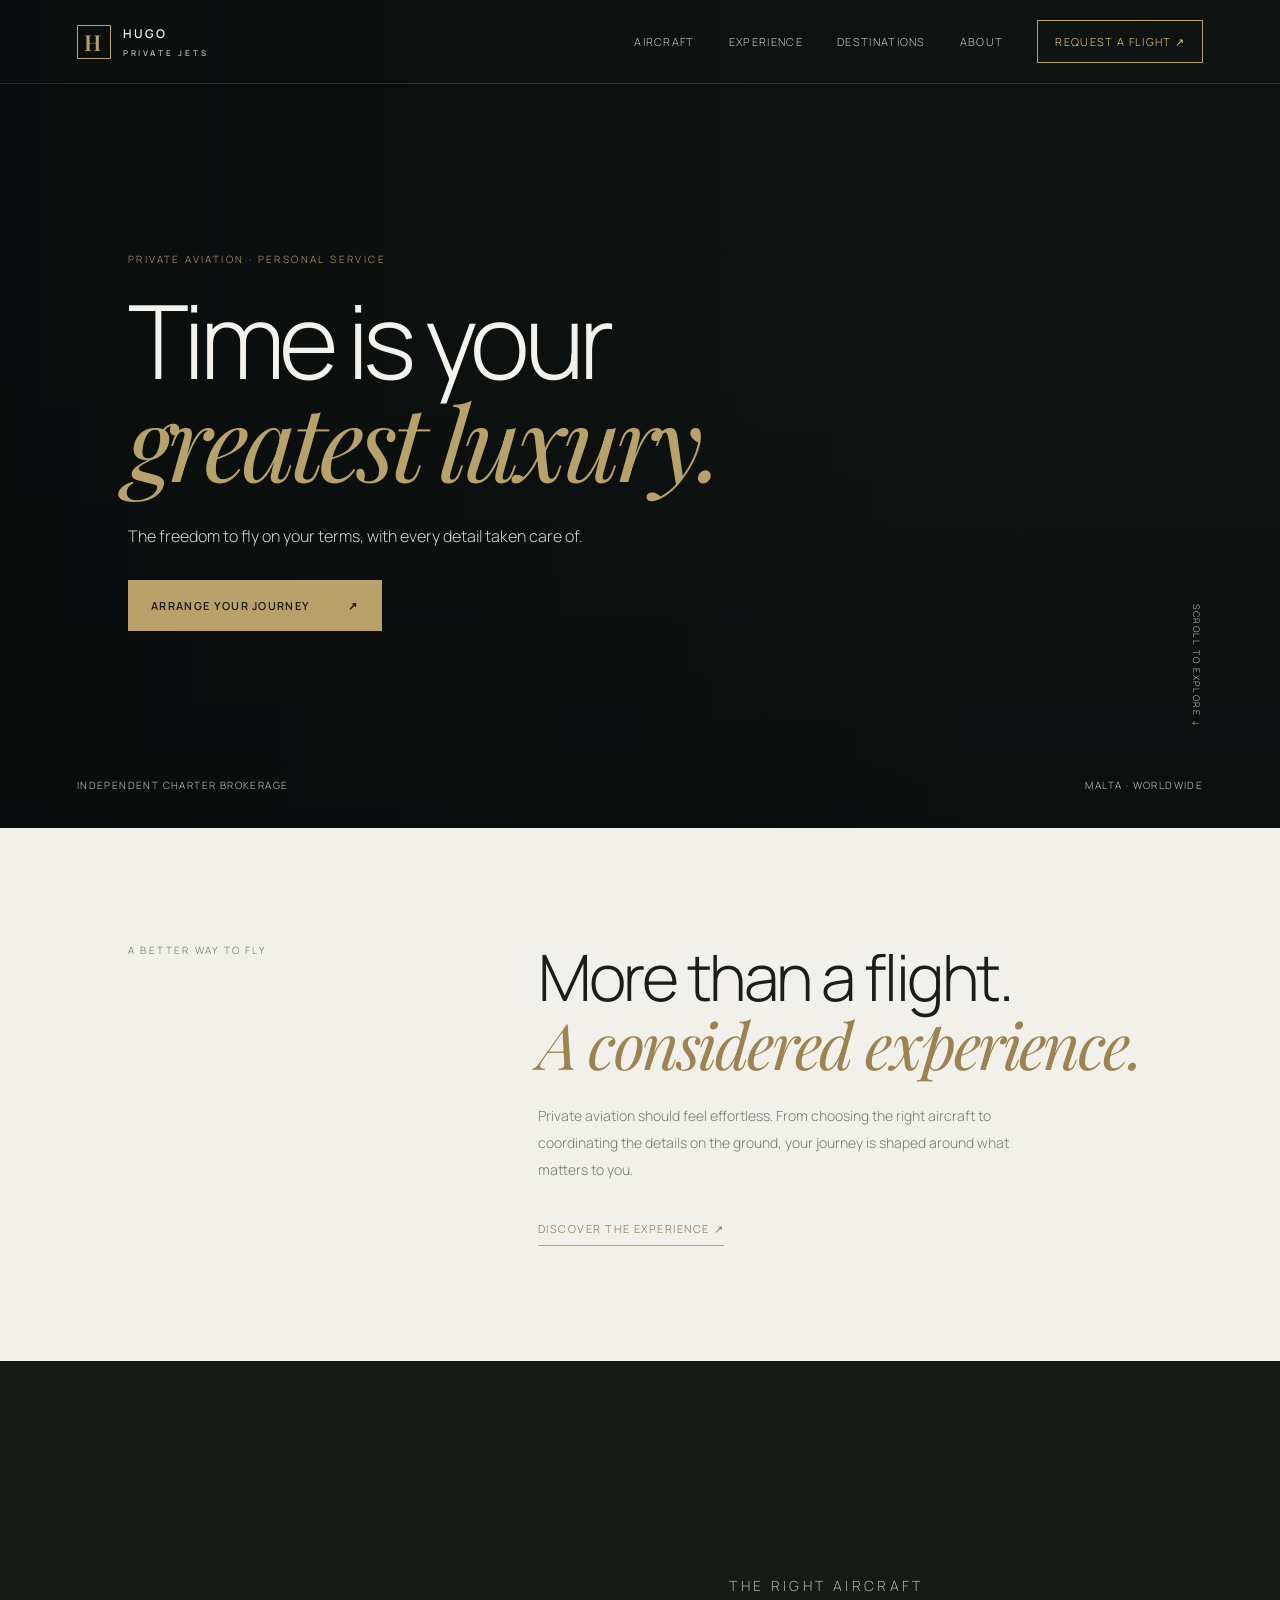
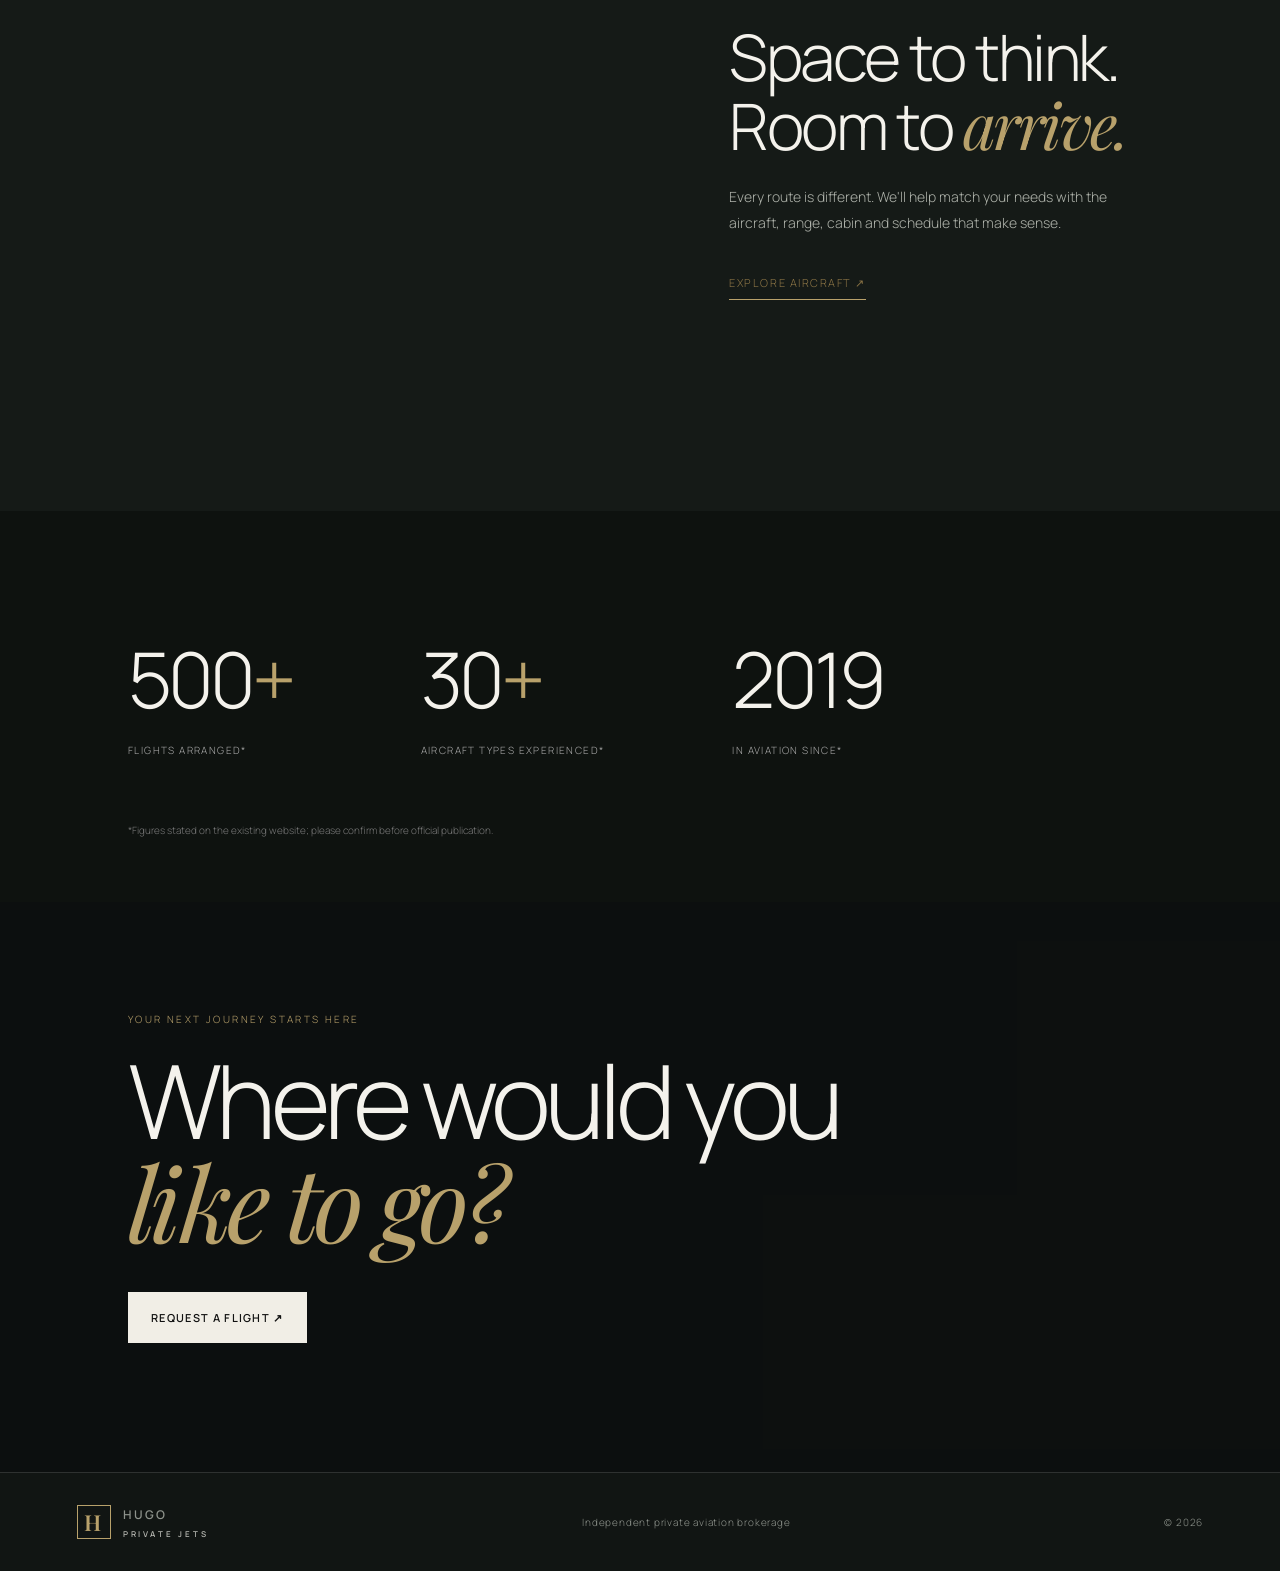
<file: index.html>
<!doctype html><html lang="en"><head><meta charset="utf-8"><meta name="viewport" content="width=device-width,initial-scale=1"><meta name="description" content="Personal private jet charter, arranged with experience and discretion."><title>Hugo Private Jets — Fly beyond ordinary</title><link rel="preconnect" href="https://images.unsplash.com"><link rel="stylesheet" href="styles.css"></head><body><div class="loader"><span>HPJ</span></div><header class="nav"><a class="brand" href="index.html"><span class="monogram">H</span><span>HUGO <small>PRIVATE JETS</small></span></a><button class="menu" aria-label="Open menu">☰</button><nav><a href="aircraft.html">Aircraft</a><a href="experience.html">Experience</a><a href="destinations.html">Destinations</a><a href="about.html">About</a><a class="nav-cta" href="request.html">Request a flight <span>↗</span></a></nav></header><main><section class="hero"><div class="hero-photo" style="background-image:url('https://images.unsplash.com/photo-1540962351504-03099e0a754b?auto=format&fit=crop&w=2200&q=88')"></div><div class="hero-content"><p class="eyebrow reveal">PRIVATE AVIATION · PERSONAL SERVICE</p><h1 class="reveal">Time is your<br><em>greatest luxury.</em></h1><p class="hero-sub reveal">The freedom to fly on your terms, with every detail taken care of.</p><a class="button reveal" href="request.html">Arrange your journey <span>↗</span></a></div><div class="hero-foot"><span>Independent charter brokerage</span><span>Malta · Worldwide</span></div><div class="scroll-mark">SCROLL TO EXPLORE ↓</div></section><section class="intro section"><div class="intro-label reveal">A BETTER WAY TO FLY</div><div class="intro-copy reveal"><h2>More than a flight.<br><em>A considered experience.</em></h2><p>Private aviation should feel effortless. From choosing the right aircraft to coordinating the details on the ground, your journey is shaped around what matters to you.</p><a class="text-link" href="experience.html">Discover the experience ↗</a></div></section><section class="split section"><div class="split-image reveal" style="background-image:url('https://images.unsplash.com/photo-1436491865332-7a61a109cc05?auto=format&fit=crop&w=1400&q=85')"></div><div class="split-text reveal"><p class="eyebrow">THE RIGHT AIRCRAFT</p><h2>Space to think.<br>Room to <em>arrive.</em></h2><p>Every route is different. We'll help match your needs with the aircraft, range, cabin and schedule that make sense.</p><a class="text-link" href="aircraft.html">Explore aircraft ↗</a></div></section><section class="stats section"><div class="stat reveal"><strong>500<span>+</span></strong><small>Flights arranged*</small></div><div class="stat reveal"><strong>30<span>+</span></strong><small>Aircraft types experienced*</small></div><div class="stat reveal"><strong>2019</strong><small>In aviation since*</small></div><p class="stat-note">*Figures stated on the existing website; please confirm before official publication.</p></section><section class="closing"><div class="closing-bg" style="background-image:url('https://images.unsplash.com/photo-1474302770737-173eead1f7d6?auto=format&fit=crop&w=1800&q=85')"></div><div class="closing-content reveal"><p class="eyebrow">YOUR NEXT JOURNEY STARTS HERE</p><h2>Where would you<br><em>like to go?</em></h2><a class="button button-light" href="request.html">Request a flight ↗</a></div></section></main><footer class="footer"><a class="brand" href="index.html"><span class="monogram">H</span><span>HUGO <small>PRIVATE JETS</small></span></a><span>Independent private aviation brokerage</span><span>© <span id="year"></span></span></footer><script src="script.js"></script></body></html>
</file>
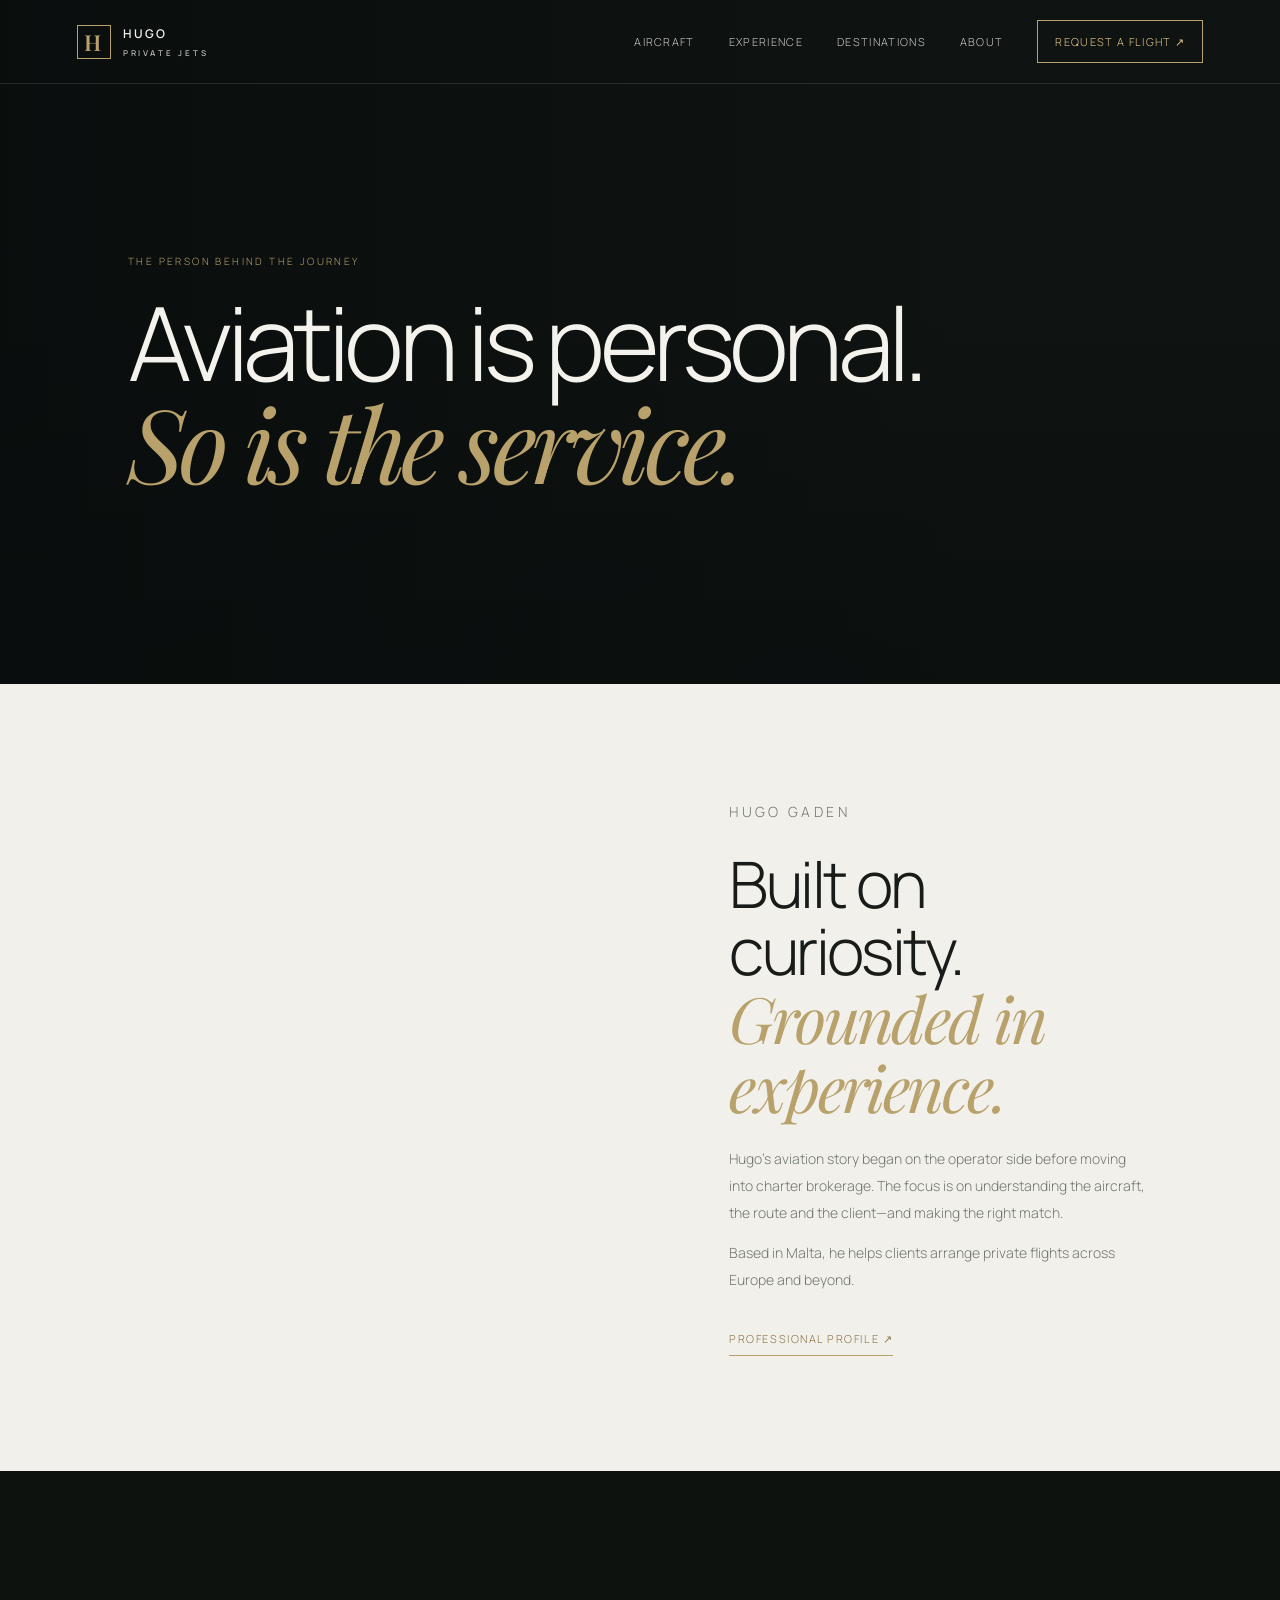
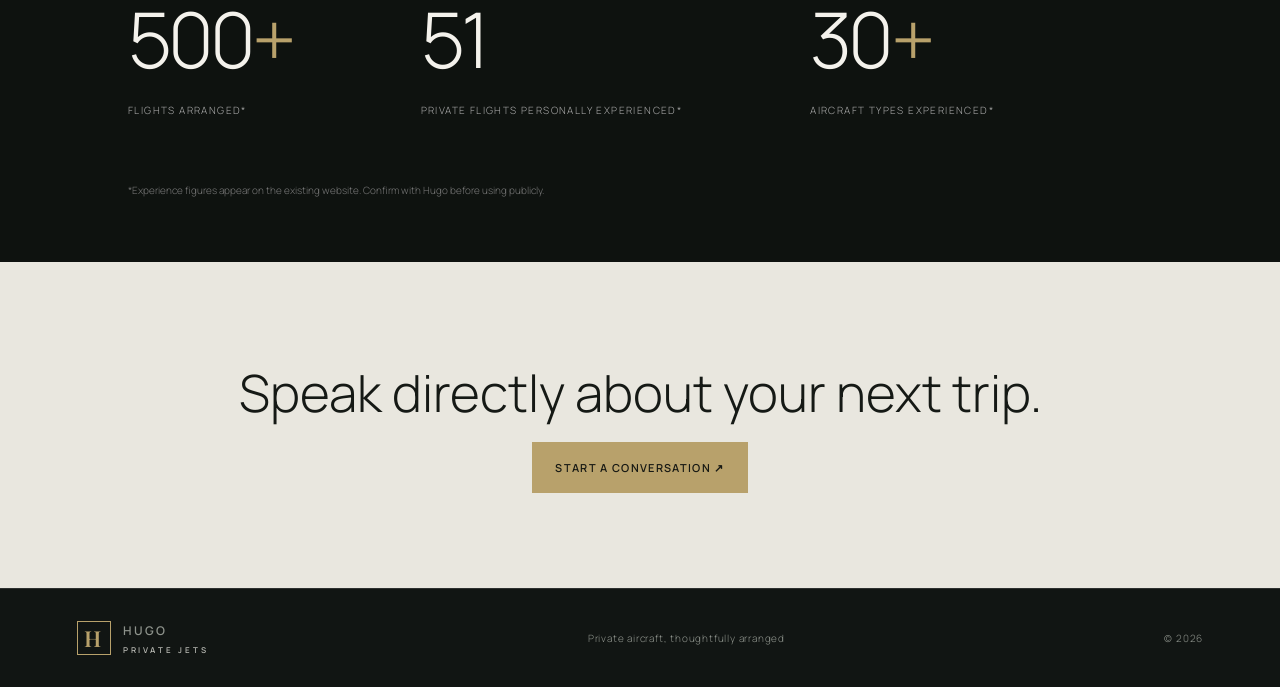
<file: about.html>
<!doctype html><html lang="en"><head><meta charset="utf-8"><meta name="viewport" content="width=device-width,initial-scale=1"><title>About Hugo — Hugo Private Jets</title><link rel="stylesheet" href="styles.css"></head><body><header class="nav"><a class="brand" href="index.html"><span class="monogram">H</span><span>HUGO <small>PRIVATE JETS</small></span></a><button class="menu" aria-label="Open menu">☰</button><nav><a href="aircraft.html">Aircraft</a><a href="experience.html">Experience</a><a href="destinations.html">Destinations</a><a href="about.html">About</a><a class="nav-cta" href="request.html">Request a flight ↗</a></nav></header><main><section class="page-hero" style="background-image:url('https://images.unsplash.com/photo-1558618666-fcd25c85cd64?auto=format&fit=crop&w=1800&q=85')"><p class="eyebrow reveal">THE PERSON BEHIND THE JOURNEY</p><h1 class="reveal">Aviation is personal.<br><em>So is the service.</em></h1></section><section class="split section about-split"><div class="split-image reveal" style="background-image:url('https://images.unsplash.com/photo-1436491865332-7a61a109cc05?auto=format&fit=crop&w=1400&q=85')"></div><div class="split-text reveal"><p class="eyebrow">HUGO GADEN</p><h2>Built on curiosity.<br><em>Grounded in experience.</em></h2><p>Hugo's aviation story began on the operator side before moving into charter brokerage. The focus is on understanding the aircraft, the route and the client—and making the right match.</p><p>Based in Malta, he helps clients arrange private flights across Europe and beyond.</p><a class="text-link" href="https://mt.linkedin.com/in/hugo-gaden-140760" target="_blank" rel="noopener">Professional profile ↗</a></div></section><section class="stats section"><div class="stat reveal"><strong>500<span>+</span></strong><small>Flights arranged*</small></div><div class="stat reveal"><strong>51</strong><small>Private flights personally experienced*</small></div><div class="stat reveal"><strong>30<span>+</span></strong><small>Aircraft types experienced*</small></div><p class="stat-note">*Experience figures appear on the existing website. Confirm with Hugo before using publicly.</p></section><section class="bottom-cta"><h2>Speak directly about your next trip.</h2><a class="button" href="request.html">Start a conversation ↗</a></section></main><footer class="footer"><a class="brand" href="index.html"><span class="monogram">H</span><span>HUGO <small>PRIVATE JETS</small></span></a><span>Private aircraft, thoughtfully arranged</span><span>© <span id="year"></span></span></footer><script src="script.js"></script></body></html>
</file>
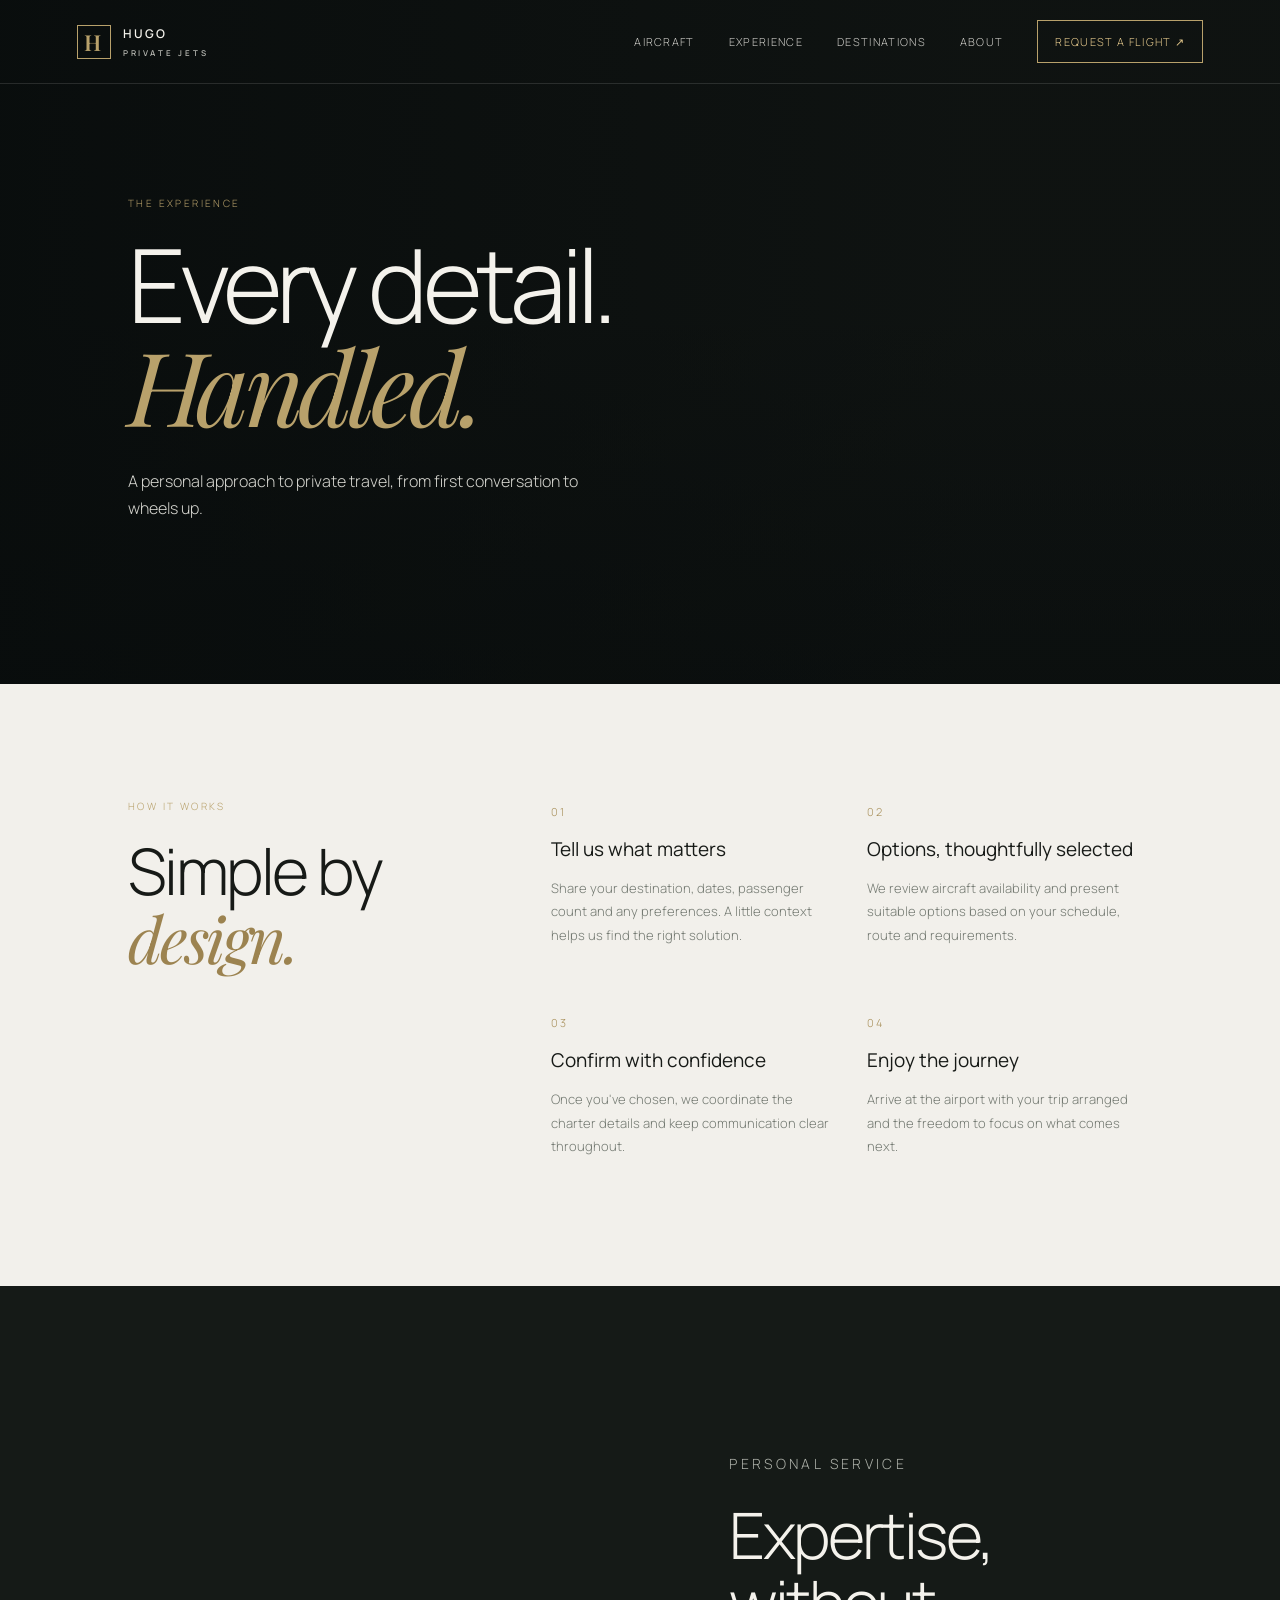
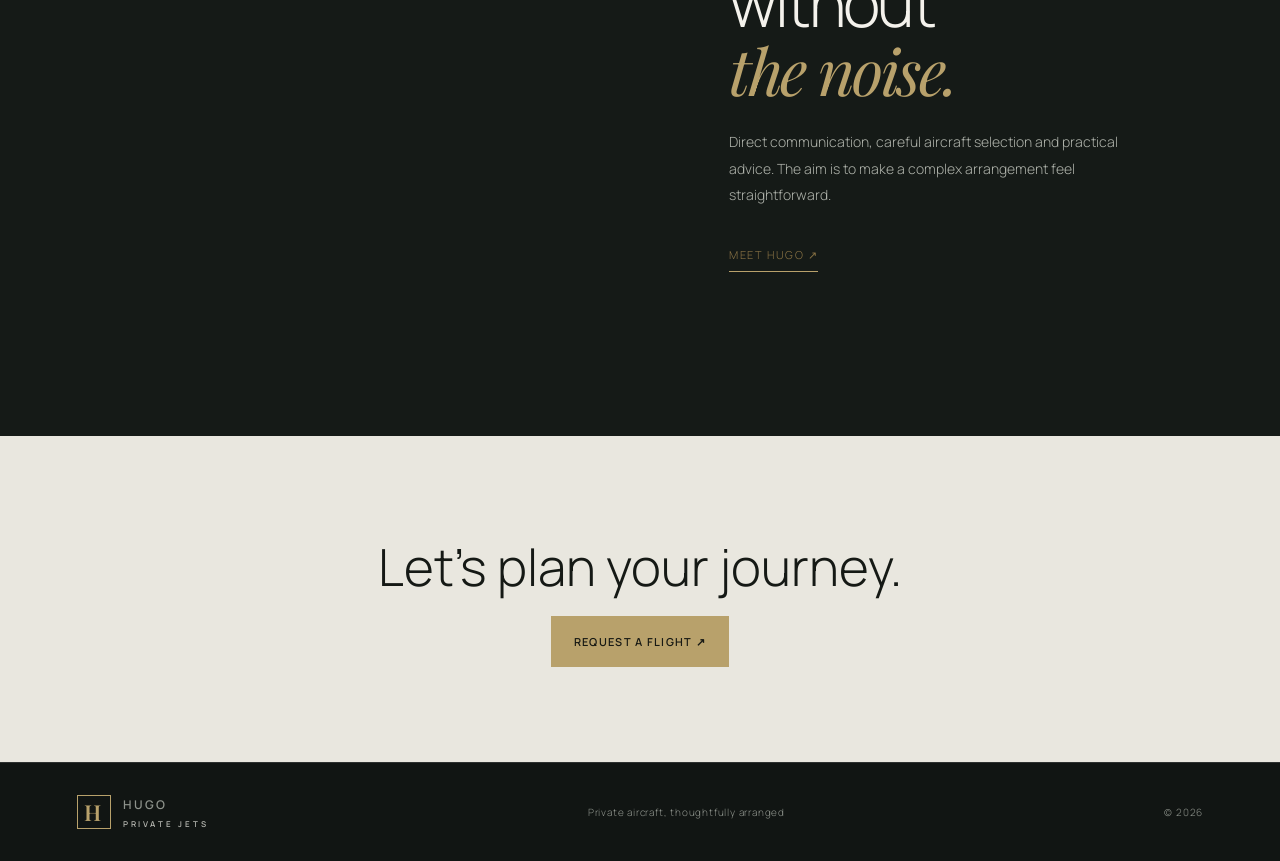
<file: experience.html>
<!doctype html><html lang="en"><head><meta charset="utf-8"><meta name="viewport" content="width=device-width,initial-scale=1"><title>The Experience — Hugo Private Jets</title><link rel="stylesheet" href="styles.css"></head><body><header class="nav"><a class="brand" href="index.html"><span class="monogram">H</span><span>HUGO <small>PRIVATE JETS</small></span></a><button class="menu" aria-label="Open menu">☰</button><nav><a href="aircraft.html">Aircraft</a><a href="experience.html">Experience</a><a href="destinations.html">Destinations</a><a href="about.html">About</a><a class="nav-cta" href="request.html">Request a flight ↗</a></nav></header><main><section class="page-hero" style="background-image:url('https://images.unsplash.com/photo-1519681393784-d120267933ba?auto=format&fit=crop&w=1800&q=85')"><p class="eyebrow reveal">THE EXPERIENCE</p><h1 class="reveal">Every detail.<br><em>Handled.</em></h1><p class="reveal">A personal approach to private travel, from first conversation to wheels up.</p></section><section class="process section"><div class="process-intro reveal"><p class="eyebrow">HOW IT WORKS</p><h2>Simple by<br><em>design.</em></h2></div><div class="steps"><article class="step reveal"><span>01</span><h3>Tell us what matters</h3><p>Share your destination, dates, passenger count and any preferences. A little context helps us find the right solution.</p></article><article class="step reveal"><span>02</span><h3>Options, thoughtfully selected</h3><p>We review aircraft availability and present suitable options based on your schedule, route and requirements.</p></article><article class="step reveal"><span>03</span><h3>Confirm with confidence</h3><p>Once you've chosen, we coordinate the charter details and keep communication clear throughout.</p></article><article class="step reveal"><span>04</span><h3>Enjoy the journey</h3><p>Arrive at the airport with your trip arranged and the freedom to focus on what comes next.</p></article></div></section><section class="split section"><div class="split-image reveal" style="background-image:url('https://images.unsplash.com/photo-1474302770737-173eead1f7d6?auto=format&fit=crop&w=1400&q=85')"></div><div class="split-text reveal"><p class="eyebrow">PERSONAL SERVICE</p><h2>Expertise, without<br><em>the noise.</em></h2><p>Direct communication, careful aircraft selection and practical advice. The aim is to make a complex arrangement feel straightforward.</p><a class="text-link" href="about.html">Meet Hugo ↗</a></div></section><section class="bottom-cta"><h2>Let's plan your journey.</h2><a class="button" href="request.html">Request a flight ↗</a></section></main><footer class="footer"><a class="brand" href="index.html"><span class="monogram">H</span><span>HUGO <small>PRIVATE JETS</small></span></a><span>Private aircraft, thoughtfully arranged</span><span>© <span id="year"></span></span></footer><script src="script.js"></script></body></html>
</file>
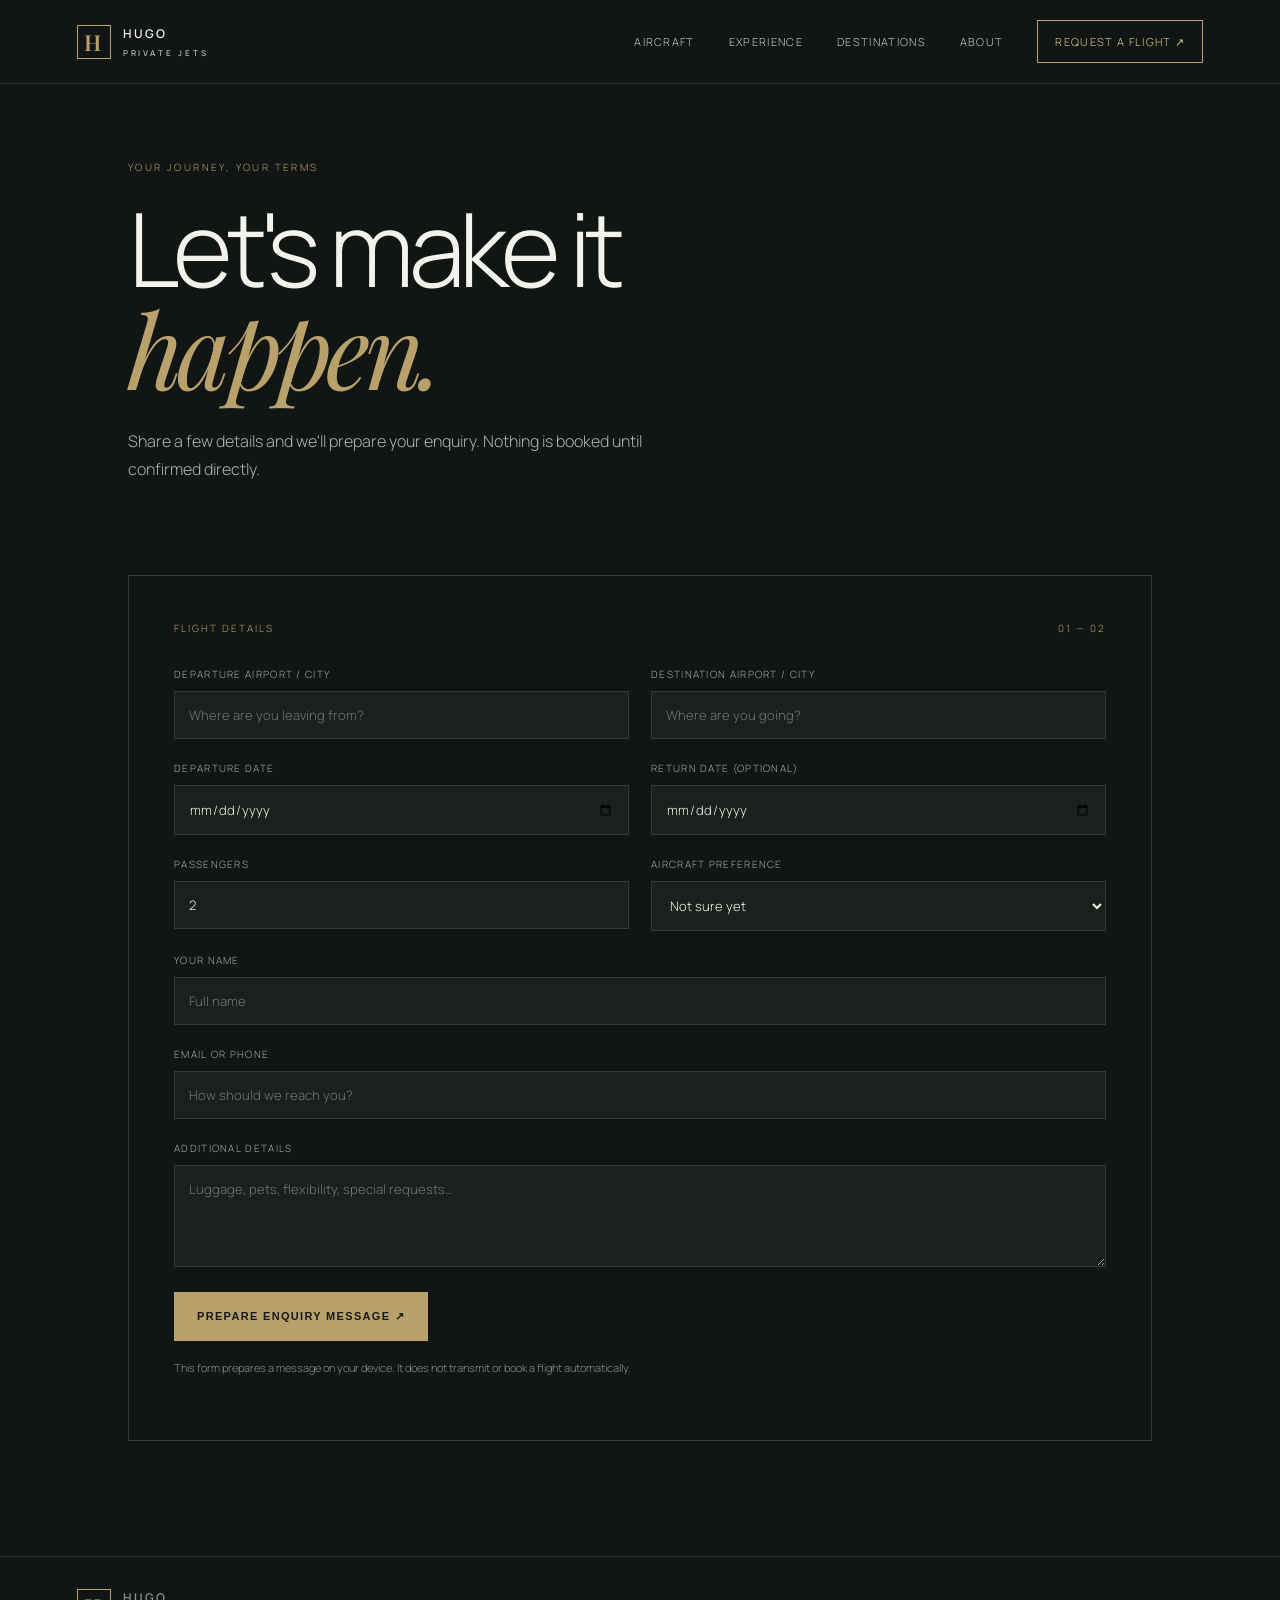
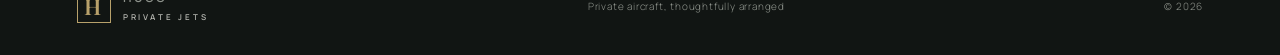
<file: request.html>
<!doctype html><html lang="en"><head><meta charset="utf-8"><meta name="viewport" content="width=device-width,initial-scale=1"><title>Request a Flight — Hugo Private Jets</title><link rel="stylesheet" href="styles.css"></head><body><header class="nav"><a class="brand" href="index.html"><span class="monogram">H</span><span>HUGO <small>PRIVATE JETS</small></span></a><button class="menu" aria-label="Open menu">☰</button><nav><a href="aircraft.html">Aircraft</a><a href="experience.html">Experience</a><a href="destinations.html">Destinations</a><a href="about.html">About</a><a class="nav-cta" href="request.html">Request a flight ↗</a></nav></header><main><section class="request-head section"><p class="eyebrow reveal">YOUR JOURNEY, YOUR TERMS</p><h1 class="reveal">Let's make it<br><em>happen.</em></h1><p class="reveal">Share a few details and we'll prepare your enquiry. Nothing is booked until confirmed directly.</p></section><section class="form-section section"><form id="flight-form" class="flight-form reveal"><div class="form-title"><span>FLIGHT DETAILS</span><span>01 — 02</span></div><div class="form-grid"><label>Departure airport / city<input required name="from" placeholder="Where are you leaving from?"></label><label>Destination airport / city<input required name="to" placeholder="Where are you going?"></label><label>Departure date<input required name="date" type="date"></label><label>Return date (optional)<input name="return" type="date"></label><label>Passengers<input required name="passengers" type="number" min="1" max="100" value="2"></label><label>Aircraft preference<select name="aircraft"><option>Not sure yet</option><option>Light jet</option><option>Midsize jet</option><option>Heavy jet</option><option>Ultra-long range</option><option>VIP airliner</option></select></label><label class="wide">Your name<input required name="name" autocomplete="name" placeholder="Full name"></label><label class="wide">Email or phone<input required name="contact" placeholder="How should we reach you?"></label><label class="wide">Additional details<textarea name="notes" rows="4" placeholder="Luggage, pets, flexibility, special requests…"></textarea></label></div><button class="button" type="submit">Prepare enquiry message ↗</button><p class="form-note">This form prepares a message on your device. It does not transmit or book a flight automatically.</p><div id="form-result" class="form-result" aria-live="polite"></div></form></section></main><footer class="footer"><a class="brand" href="index.html"><span class="monogram">H</span><span>HUGO <small>PRIVATE JETS</small></span></a><span>Private aircraft, thoughtfully arranged</span><span>© <span id="year"></span></span></footer><script src="script.js"></script></body></html>
</file>
<file: styles.css>
@import url('https://fonts.googleapis.com/css2?family=DM+Sans:wght@400;500;600&family=Manrope:wght@300;400;500;600;700&family=Playfair+Display:ital,wght@0,400;0,500;1,400;1,500&display=swap');:root{--ink:#111513;--gold:#b8a16b;--paper:#f2f0eb;--muted:#a9aaa5;--line:rgba(255,255,255,.18)}*{box-sizing:border-box}html{scroll-behavior:smooth}body{margin:0;background:var(--ink);color:#f4f2ec;font-family:'Manrope',sans-serif;font-weight:300}a{color:inherit;text-decoration:none}.nav{height:84px;position:absolute;top:0;left:0;right:0;z-index:20;display:flex;align-items:center;justify-content:space-between;padding:0 6vw;border-bottom:1px solid rgba(255,255,255,.12)}.brand{display:flex;align-items:center;gap:12px;letter-spacing:.16em;font-size:12px;font-weight:600}.brand small{display:block;font-size:8px;letter-spacing:.35em;color:#b7b8b2;margin-top:5px}.monogram{width:34px;height:34px;border:1px solid var(--gold);color:var(--gold);display:grid;place-items:center;font-family:'Playfair Display';font-size:22px}.nav nav{display:flex;align-items:center;gap:34px;font-size:11px;letter-spacing:.12em;text-transform:uppercase}.nav nav a{opacity:.82;transition:.25s}.nav nav a:hover{opacity:1;color:var(--gold)}.nav-cta{border:1px solid var(--gold);padding:13px 17px;color:#e3c78b!important;opacity:1!important}.menu{display:none;background:none;border:0;color:white;font-size:22px}.hero,.page-hero{position:relative;min-height:92vh;display:flex;flex-direction:column;justify-content:center;padding:145px 10vw 90px;overflow:hidden}.hero-photo,.closing-bg{position:absolute;inset:0;background-size:cover;background-position:center;transform:scale(1.04);animation:slowzoom 18s ease-in-out infinite alternate}.hero:after,.page-hero:after,.closing:after{content:"";position:absolute;inset:0;background:linear-gradient(90deg,rgba(8,12,12,.84),rgba(8,12,12,.25) 75%),linear-gradient(0deg,rgba(8,12,12,.5),transparent 55%)}.hero-content,.closing-content{position:relative;z-index:2;max-width:760px}.eyebrow{font-size:10px;letter-spacing:.24em;color:var(--gold);text-transform:uppercase;margin:0 0 24px}.hero h1,.page-hero h1,.closing h2,.request-head h1{font-size:clamp(48px,8vw,112px);line-height:.98;letter-spacing:-.055em;font-weight:300;margin:0}.hero h1 em,.page-hero h1 em,.closing h2 em,.request-head h1 em,.split-text h2 em{font-family:'Playfair Display',serif;font-weight:400;color:var(--gold)}.hero-sub,.page-hero>p:not(.eyebrow){max-width:460px;font-size:16px;line-height:1.7;color:#d5d5cf;margin:30px 0}.button{display:inline-flex;align-items:center;gap:38px;background:var(--gold);color:#171914;padding:17px 22px;font-size:11px;letter-spacing:.12em;text-transform:uppercase;font-weight:600;border:1px solid var(--gold);transition:.3s}.button:hover{background:transparent;color:var(--gold);transform:translateY(-2px)}.button-light{background:#f1eee6;color:#111;border-color:#f1eee6}.hero-foot{position:absolute;z-index:2;bottom:36px;left:6vw;right:6vw;display:flex;justify-content:space-between;color:#c5c5be;font-size:10px;letter-spacing:.14em;text-transform:uppercase}.scroll-mark{position:absolute;z-index:2;right:6vw;bottom:100px;writing-mode:vertical-rl;font-size:9px;letter-spacing:.18em;color:#c4c5bf}.section{padding:115px 10vw}.intro{display:grid;grid-template-columns:1fr 2fr;gap:8vw;background:var(--paper);color:#1a1d1a}.intro-label{font-size:10px;letter-spacing:.22em;color:#6b705e}.intro h2,.split-text h2,.process h2{font-size:clamp(38px,5vw,70px);font-weight:300;letter-spacing:-.04em;line-height:1.05;margin:0 0 24px}.intro h2 em,.split-text h2 em,.process h2 em{font-family:'Playfair Display';color:#9c8350}.intro-copy p,.split-text p{font-size:14px;line-height:1.9;color:#757970;max-width:520px}.text-link{display:inline-block;margin-top:24px;border-bottom:1px solid var(--gold);padding-bottom:9px;color:#8b7445;font-size:11px;letter-spacing:.14em;text-transform:uppercase}.split{display:grid;grid-template-columns:1.15fr 1fr;align-items:center;gap:9vw;background:#151a17}.split-image{height:520px;background-size:cover;background-position:center}.split-text{max-width:500px}.split-text p{color:#aeb2aa}.split-text h2 em{color:var(--gold)}.stats{display:flex;gap:10vw;flex-wrap:wrap;position:relative;background:#0e120f;padding-bottom:145px}.stat strong{font-size:clamp(48px,6vw,82px);font-weight:300;letter-spacing:-.05em}.stat strong span{color:var(--gold)}.stat small{display:block;color:#aaa;font-size:10px;letter-spacing:.14em;text-transform:uppercase;margin-top:12px}.stat-note{position:absolute;bottom:55px;font-size:10px;color:#777}.closing{position:relative;min-height:570px;padding:110px 10vw;overflow:hidden}.closing:after{background:rgba(9,12,11,.55)}.closing-content{max-width:720px}.closing h2{margin-bottom:38px}.footer{display:flex;justify-content:space-between;align-items:center;padding:32px 6vw;border-top:1px solid rgba(255,255,255,.12);gap:20px;color:#8d928b;font-size:10px;letter-spacing:.08em}.page-hero{min-height:76vh;padding-bottom:80px}.page-hero h1{position:relative;z-index:2}.page-hero>p{position:relative;z-index:2}.aircraft-grid{display:grid;grid-template-columns:1fr 1fr;gap:22px}.aircraft-card{background:#1a201c;overflow:hidden}.aircraft-card img{width:100%;height:300px;object-fit:cover;display:block;transition:transform .8s}.aircraft-card:hover img{transform:scale(1.04)}.aircraft-card>div{padding:28px 30px 35px}.aircraft-card h2,.destination h2{font-size:30px;font-weight:300;margin:9px 0}.aircraft-card p,.destination p{font-size:13px;line-height:1.7;color:#aeb2aa}.aircraft-card small{color:var(--gold);font-size:11px}.fine-print{padding:0 10vw 35px;color:#777;font-size:11px}.bottom-cta{text-align:center;padding:95px 20px;background:#e9e7df;color:#151915}.bottom-cta h2{font-size:clamp(32px,4vw,55px);font-weight:300;margin:0 0 15px}.bottom-cta p{color:#777;margin-bottom:25px}.process{display:grid;grid-template-columns:.8fr 1.5fr;gap:8vw;background:var(--paper);color:#171a17}.steps{display:grid;grid-template-columns:1fr 1fr;gap:50px 32px}.step span{font-size:11px;color:#a78e58;letter-spacing:.16em}.step h3{font-size:19px;font-weight:400;margin:15px 0}.step p{font-size:13px;color:#747a72;line-height:1.8}.destination-grid{display:grid;grid-template-columns:repeat(3,1fr);gap:20px}.destination{position:relative;min-height:430px;overflow:hidden}.destination img{width:100%;height:430px;object-fit:cover;display:block;transition:transform .8s}.destination:hover img{transform:scale(1.04)}.destination>div{position:absolute;bottom:0;left:0;right:0;padding:35px;background:linear-gradient(transparent,rgba(0,0,0,.85))}.destination span{font-size:9px;letter-spacing:.18em;color:#d4bc84}.destination h2{color:#fff}.destination p{color:#ddd}.about-split{background:var(--paper);color:#181b18}.about-split .split-text p{color:#71776e}.request-head{padding-top:160px;padding-bottom:45px;max-width:1000px}.request-head h1{margin-bottom:25px}.request-head>p:not(.eyebrow){color:#b1b4ad;max-width:540px;line-height:1.8}.form-section{padding-top:30px}.flight-form{border:1px solid rgba(255,255,255,.16);padding:45px}.form-title{display:flex;justify-content:space-between;color:var(--gold);font-size:10px;letter-spacing:.2em;margin-bottom:32px}.form-grid{display:grid;grid-template-columns:1fr 1fr;gap:22px}.flight-form label{font-size:10px;text-transform:uppercase;letter-spacing:.13em;color:#a8aca5}.flight-form input,.flight-form select,.flight-form textarea{display:block;width:100%;margin-top:10px;padding:14px;background:#1a201c;border:1px solid #333b34;color:#f4f2ec;font:inherit;font-size:13px;letter-spacing:normal;text-transform:none;outline:none;border-radius:0}.flight-form input:focus,.flight-form select:focus,.flight-form textarea:focus{border-color:var(--gold)}.wide{grid-column:1/-1}.flight-form .button{margin-top:25px}.form-note,.form-result{font-size:11px;color:#898f87;line-height:1.6;margin-top:18px}.form-result{color:#d7c18e;white-space:pre-wrap}.loader{display:none}.reveal{opacity:0;transform:translateY(24px);transition:opacity .8s ease,transform .8s ease}.reveal.visible{opacity:1;transform:none}@keyframes slowzoom{from{transform:scale(1.03)}to{transform:scale(1.12)}}@media(max-width:850px){.nav{padding:0 5vw;height:72px}.nav nav{display:none;position:absolute;top:72px;left:0;right:0;background:#121713;padding:28px 6vw;flex-direction:column;align-items:flex-start;gap:22px}.nav nav.open{display:flex}.menu{display:block}.hero,.page-hero{padding-left:7vw;padding-right:7vw}.section{padding:80px 7vw}.intro{grid-template-columns:1fr;gap:35px}.split{grid-template-columns:1fr;gap:35px}.split-image{height:360px}.stats{gap:50px}.aircraft-grid{grid-template-columns:1fr}.destination-grid{grid-template-columns:1fr}.destination,.destination img{min-height:360px;height:360px}.process{grid-template-columns:1fr;gap:35px}.footer{flex-wrap:wrap}.scroll-mark{display:none}}@media(max-width:560px){.hero h1,.page-hero h1{font-size:58px}.hero{min-height:90vh}.hero-sub{font-size:14px}.hero-foot{font-size:8px}.section{padding:65px 6vw}.split-image{height:290px}.stats{gap:38px}.stat strong{font-size:54px}.steps{grid-template-columns:1fr;gap:25px}.flight-form{padding:24px 18px}.form-grid{grid-template-columns:1fr}.wide{grid-column:auto}.aircraft-card img{height:230px}.footer{padding:28px 6vw;align-items:flex-start;flex-direction:column}.closing{padding:90px 7vw;min-height:450px}}
</file>
